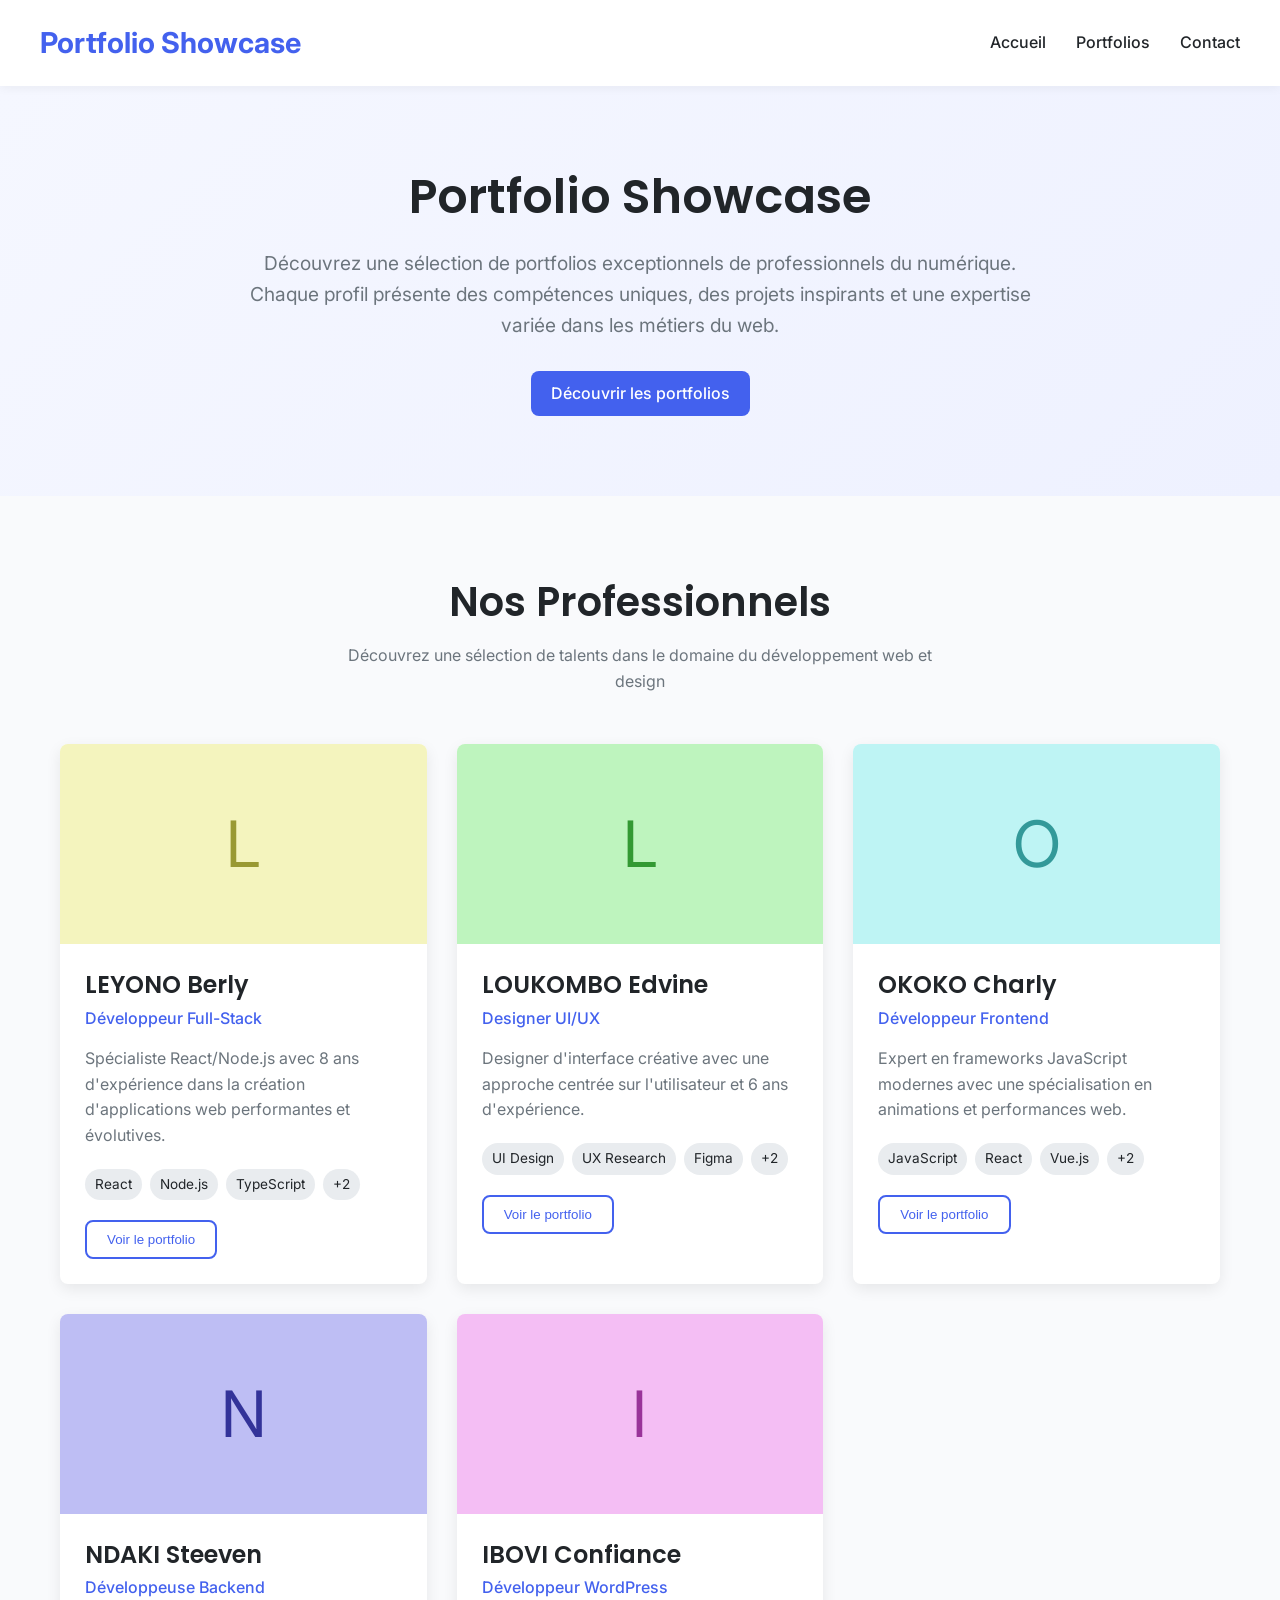
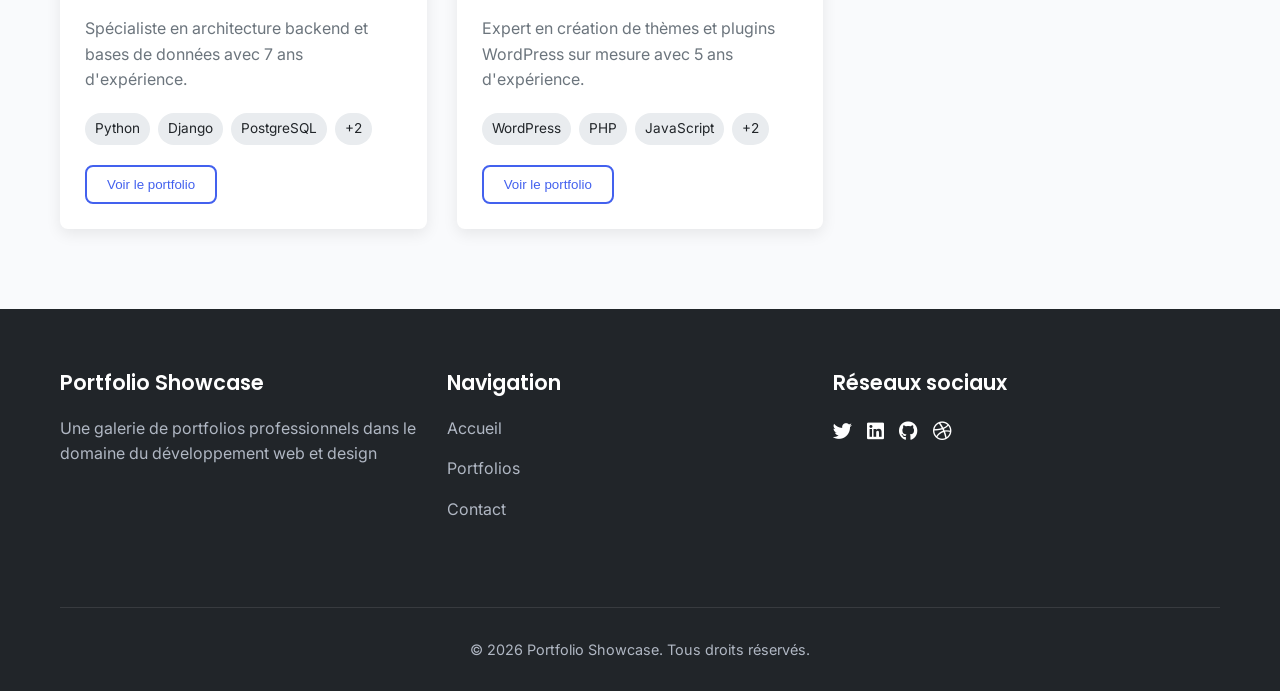
<file: index.html>
<!DOCTYPE html>
<html lang="fr">
<head>
    <meta charset="UTF-8">
    <meta name="viewport" content="width=device-width, initial-scale=1.0">
    <title>Portfolio Showcase</title>
    <link rel="stylesheet" href="styles/style.css">
    <link rel="stylesheet" href="https://cdnjs.cloudflare.com/ajax/libs/font-awesome/6.4.0/css/all.min.css">
    <link href="https://fonts.googleapis.com/css2?family=Inter:wght@300;400;500;600;700&family=Poppins:wght@400;500;600;700&display=swap" rel="stylesheet">
</head>
<body>
    <!-- Header -->
    <header>
        <div class="container nav-container">
            <a href="#" class="logo" id="site-logo">Portfolio Showcase</a>
            <div class="burger" id="burger">
                <i class="fas fa-bars"></i>
            </div>
            <ul class="nav-links" id="nav-links">
                <li><a href="#" id="home-link">Accueil</a></li>
                <li><a href="#profiles" id="profiles-link">Portfolios</a></li>
                <li><a href="#contact" id="contact-link">Contact</a></li>
            </ul>
        </div>
    </header>

    <!-- Main Content -->
    <main id="main-content">
        <!-- Contenu chargé dynamiquement -->
        <div class="loading" id="loading">
            <p>Chargement des portfolios...</p>
        </div>
    </main>

    <!-- Footer -->
    <footer id="contact">
        <div class="container">
            <div class="footer-content">
                <div class="footer-column">
                    <h3 id="footer-title">Portfolio Showcase</h3>
                    <p id="footer-description">Une galerie de portfolios professionnels dans le domaine du développement web et design.</p>
                </div>
                <div class="footer-column">
                    <h3>Navigation</h3>
                    <p><a href="#" id="footer-home-link">Accueil</a></p>
                    <p><a href="#profiles" id="footer-profiles-link">Portfolios</a></p>
                    <p><a href="#contact">Contact</a></p>
                </div>
                <div class="footer-column">
                    <h3>Réseaux sociaux</h3>
                    <div class="social-links">
                        <a href="#"><i class="fab fa-twitter"></i></a>
                        <a href="#"><i class="fab fa-linkedin"></i></a>
                        <a href="#"><i class="fab fa-github"></i></a>
                        <a href="#"><i class="fab fa-dribbble"></i></a>
                    </div>
                </div>
            </div>
            <div class="copyright">
                <p>&copy; <span id="current-year">2023</span> Portfolio Showcase. Tous droits réservés.</p>
            </div>
        </div>
    </footer>

    <script src="script/script.js"></script>
</body>
</html>
</file>
<file: styles/style.css>
/* Variables CSS */
:root {
    --primary-color: #4361ee;
    --secondary-color: #3a0ca3;
    --accent-color: #4cc9f0;
    --light-color: #f8f9fa;
    --dark-color: #212529;
    --gray-color: #6c757d;
    --light-gray: #e9ecef;
    --border-radius: 8px;
    --box-shadow: 0 5px 15px rgba(0, 0, 0, 0.08);
    --transition: all 0.3s ease;
}

/* Reset et styles de base */
* {
    margin: 0;
    padding: 0;
    box-sizing: border-box;
}

body {
    font-family: 'Inter', sans-serif;
    color: var(--dark-color);
    background-color: #f9fafc;
    line-height: 1.6;
}

h1, h2, h3, h4 {
    font-family: 'Poppins', sans-serif;
    font-weight: 600;
    line-height: 1.3;
}

.container {
    width: 100%;
    max-width: 1200px;
    margin: 0 auto;
    padding: 0 20px;
}

/* Header & Navigation */
header {
    background-color: white;
    box-shadow: 0 2px 10px rgba(0, 0, 0, 0.05);
    position: sticky;
    top: 0;
    z-index: 1000;
}

.nav-container {
    display: flex;
    justify-content: space-between;
    align-items: center;
    padding: 20px 0;
}

.logo {
    font-size: 1.8rem;
    font-weight: 700;
    color: var(--primary-color);
    text-decoration: none;
}

.nav-links {
    display: flex;
    list-style: none;
}

.nav-links li {
    margin-left: 30px;
}

.nav-links a {
    text-decoration: none;
    color: var(--dark-color);
    font-weight: 500;
    transition: var(--transition);
}

.nav-links a:hover {
    color: var(--primary-color);
}

.burger {
    display: none;
    font-size: 1.5rem;
    cursor: pointer;
    color: var(--dark-color);
}

/* Hero Section */
.hero {
    padding: 80px 0;
    text-align: center;
    background: linear-gradient(135deg, #f5f7ff 0%, #eef1ff 100%);
}

.hero h1 {
    font-size: 3rem;
    margin-bottom: 20px;
    color: var(--dark-color);
}

.hero p {
    font-size: 1.2rem;
    max-width: 800px;
    margin: 0 auto 30px;
    color: var(--gray-color);
}

/* Profiles Grid */
.profiles-section {
    padding: 80px 0;
}

.section-title {
    text-align: center;
    margin-bottom: 50px;
}

.section-title h2 {
    font-size: 2.5rem;
    margin-bottom: 15px;
    color: var(--dark-color);
}

.section-title p {
    color: var(--gray-color);
    max-width: 600px;
    margin: 0 auto;
}

.profiles-grid {
    display: grid;
    grid-template-columns: repeat(auto-fill, minmax(300px, 1fr));
    gap: 30px;
}

.profile-card {
    background: white;
    border-radius: var(--border-radius);
    overflow: hidden;
    box-shadow: var(--box-shadow);
    transition: var(--transition);
    height: 100%;
    cursor: pointer;
}

.profile-card:hover {
    transform: translateY(-10px);
    box-shadow: 0 15px 30px rgba(0, 0, 0, 0.1);
}

.profile-image {
    height: 200px;
    width: 100%;
    background-color: var(--light-gray);
    background-size: cover;
    background-position: center;
    position: relative;
}

.profile-content {
    padding: 25px;
}

.profile-content h3 {
    font-size: 1.5rem;
    margin-bottom: 5px;
}

.profile-title {
    color: var(--primary-color);
    font-weight: 500;
    margin-bottom: 15px;
    display: block;
}

.profile-description {
    color: var(--gray-color);
    margin-bottom: 20px;
}

.skills {
    display: flex;
    flex-wrap: wrap;
    gap: 8px;
    margin-bottom: 20px;
}

.skill-tag {
    background-color: var(--light-gray);
    padding: 5px 10px;
    border-radius: 20px;
    font-size: 0.85rem;
    color: var(--dark-color);
}

/* Boutons */
.btn {
    display: inline-block;
    padding: 10px 20px;
    background-color: var(--primary-color);
    color: white;
    text-decoration: none;
    border-radius: var(--border-radius);
    font-weight: 500;
    transition: var(--transition);
    border: none;
    cursor: pointer;
}

.btn:hover {
    background-color: var(--secondary-color);
    color: white;
}

.btn-outline {
    background-color: transparent;
    color: var(--primary-color);
    border: 2px solid var(--primary-color);
}

.btn-outline:hover {
    background-color: var(--primary-color);
    color: white;
}

/* Footer */
footer {
    background-color: var(--dark-color);
    color: white;
    padding: 60px 0 30px;
}

.footer-content {
    display: flex;
    justify-content: space-between;
    flex-wrap: wrap;
    margin-bottom: 40px;
}

.footer-column {
    flex: 1;
    min-width: 250px;
    margin-bottom: 30px;
}

.footer-column h3 {
    font-size: 1.3rem;
    margin-bottom: 20px;
    color: white;
}

.footer-column p {
    color: #b0b7c3;
    margin-bottom: 15px;
}

.footer-column a {
    color: #b0b7c3;
    text-decoration: none;
    transition: var(--transition);
}

.footer-column a:hover {
    color: var(--accent-color);
}

.social-links {
    display: flex;
    gap: 15px;
}

.social-links a {
    color: white;
    font-size: 1.2rem;
    transition: var(--transition);
}

.social-links a:hover {
    color: var(--accent-color);
}

.copyright {
    text-align: center;
    padding-top: 30px;
    border-top: 1px solid rgba(255, 255, 255, 0.1);
    color: #b0b7c3;
    font-size: 0.9rem;
}

/* Profile Page */
.profile-header {
    padding: 60px 0;
    background: linear-gradient(135deg, #f5f7ff 0%, #eef1ff 100%);
}

.profile-header-content {
    display: flex;
    align-items: center;
    gap: 40px;
}

.profile-header-image {
    width: 200px;
    height: 200px;
    border-radius: 50%;
    background-color: var(--light-gray);
    background-size: cover;
    background-position: center;
    flex-shrink: 0;
}

.profile-header-info h1 {
    font-size: 2.5rem;
    margin-bottom: 10px;
}

.profile-header-info .title {
    font-size: 1.3rem;
    color: var(--primary-color);
    margin-bottom: 15px;
    display: block;
}

.profile-header-info .location {
    color: var(--gray-color);
    margin-bottom: 20px;
    display: flex;
    align-items: center;
    gap: 8px;
}

.contact-info {
    display: flex;
    flex-wrap: wrap;
    gap: 15px;
    margin-top: 20px;
}

.contact-item {
    display: flex;
    align-items: center;
    gap: 8px;
    color: var(--dark-color);
    text-decoration: none;
}

.profile-details {
    padding: 80px 0;
}

.profile-section {
    margin-bottom: 60px;
}

.profile-section h2 {
    font-size: 2rem;
    margin-bottom: 30px;
    color: var(--dark-color);
}

.profile-bio {
    font-size: 1.1rem;
    line-height: 1.8;
    color: var(--gray-color);
}

.projects-grid {
    display: grid;
    grid-template-columns: repeat(auto-fill, minmax(350px, 1fr));
    gap: 30px;
}

.project-card {
    background: white;
    border-radius: var(--border-radius);
    overflow: hidden;
    box-shadow: var(--box-shadow);
    transition: var(--transition);
}

.project-card:hover {
    transform: translateY(-5px);
    box-shadow: 0 10px 25px rgba(0, 0, 0, 0.1);
}

.project-image {
    height: 200px;
    background-color: var(--light-gray);
    background-size: cover;
    background-position: center;
}

.project-content {
    padding: 25px;
}

.project-content h3 {
    font-size: 1.3rem;
    margin-bottom: 10px;
}

.project-content p {
    color: var(--gray-color);
    margin-bottom: 15px;
}

/* Back Button */
.back-button {
    display: inline-flex;
    align-items: center;
    gap: 8px;
    margin-bottom: 30px;
    color: var(--primary-color);
    text-decoration: none;
    font-weight: 500;
}

/* Loading */
.loading {
    text-align: center;
    padding: 60px 0;
    font-size: 1.2rem;
    color: var(--gray-color);
}

/* Mobile Styles */
@media (max-width: 992px) {
    .profile-header-content {
        flex-direction: column;
        text-align: center;
        gap: 30px;
    }

    .contact-info {
        justify-content: center;
    }
}

@media (max-width: 768px) {
    .nav-links {
        position: fixed;
        top: 70px;
        right: -100%;
        flex-direction: column;
        background-color: white;
        width: 100%;
        text-align: center;
        padding: 30px 0;
        box-shadow: 0 10px 15px rgba(0, 0, 0, 0.1);
        transition: var(--transition);
    }

    .nav-links.active {
        right: 0;
    }

    .nav-links li {
        margin: 15px 0;
    }

    .burger {
        display: block;
    }

    .hero h1 {
        font-size: 2.3rem;
    }

    .profiles-grid,
    .projects-grid {
        grid-template-columns: 1fr;
    }
}
</file>
